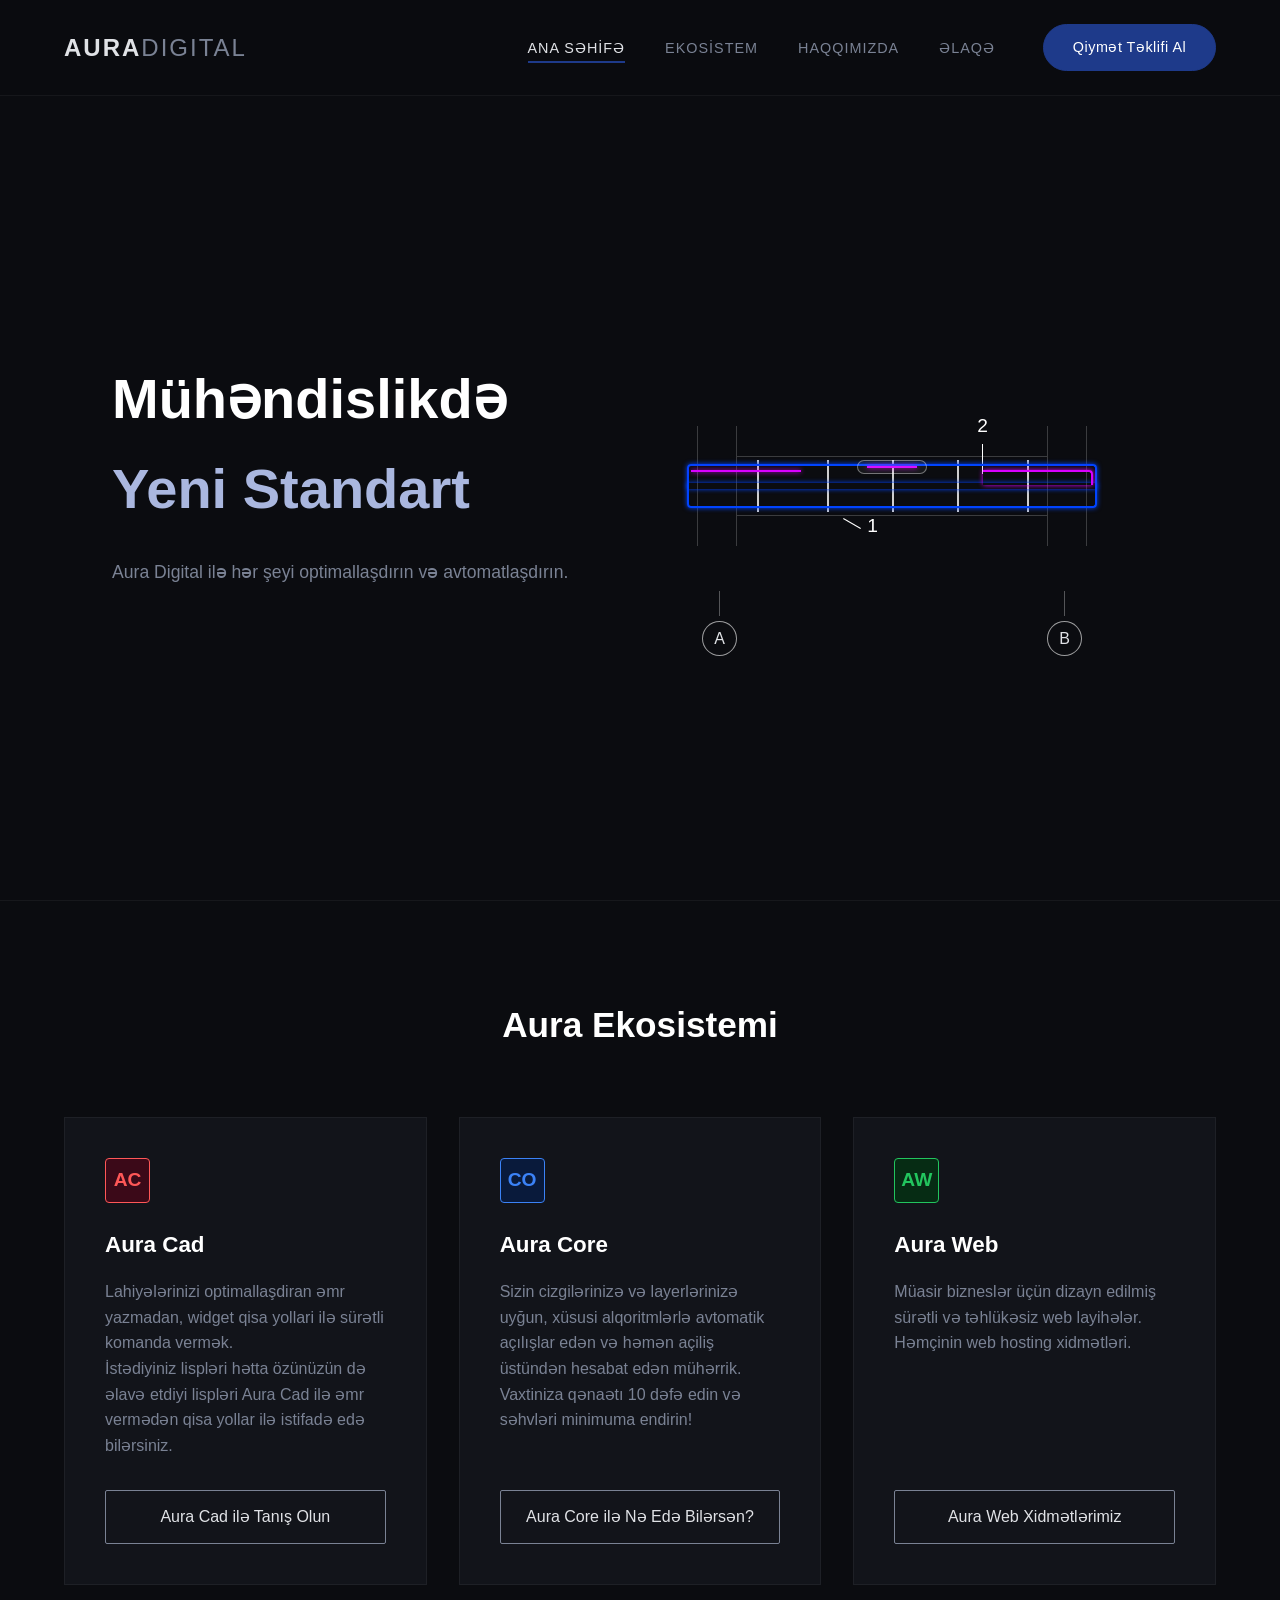
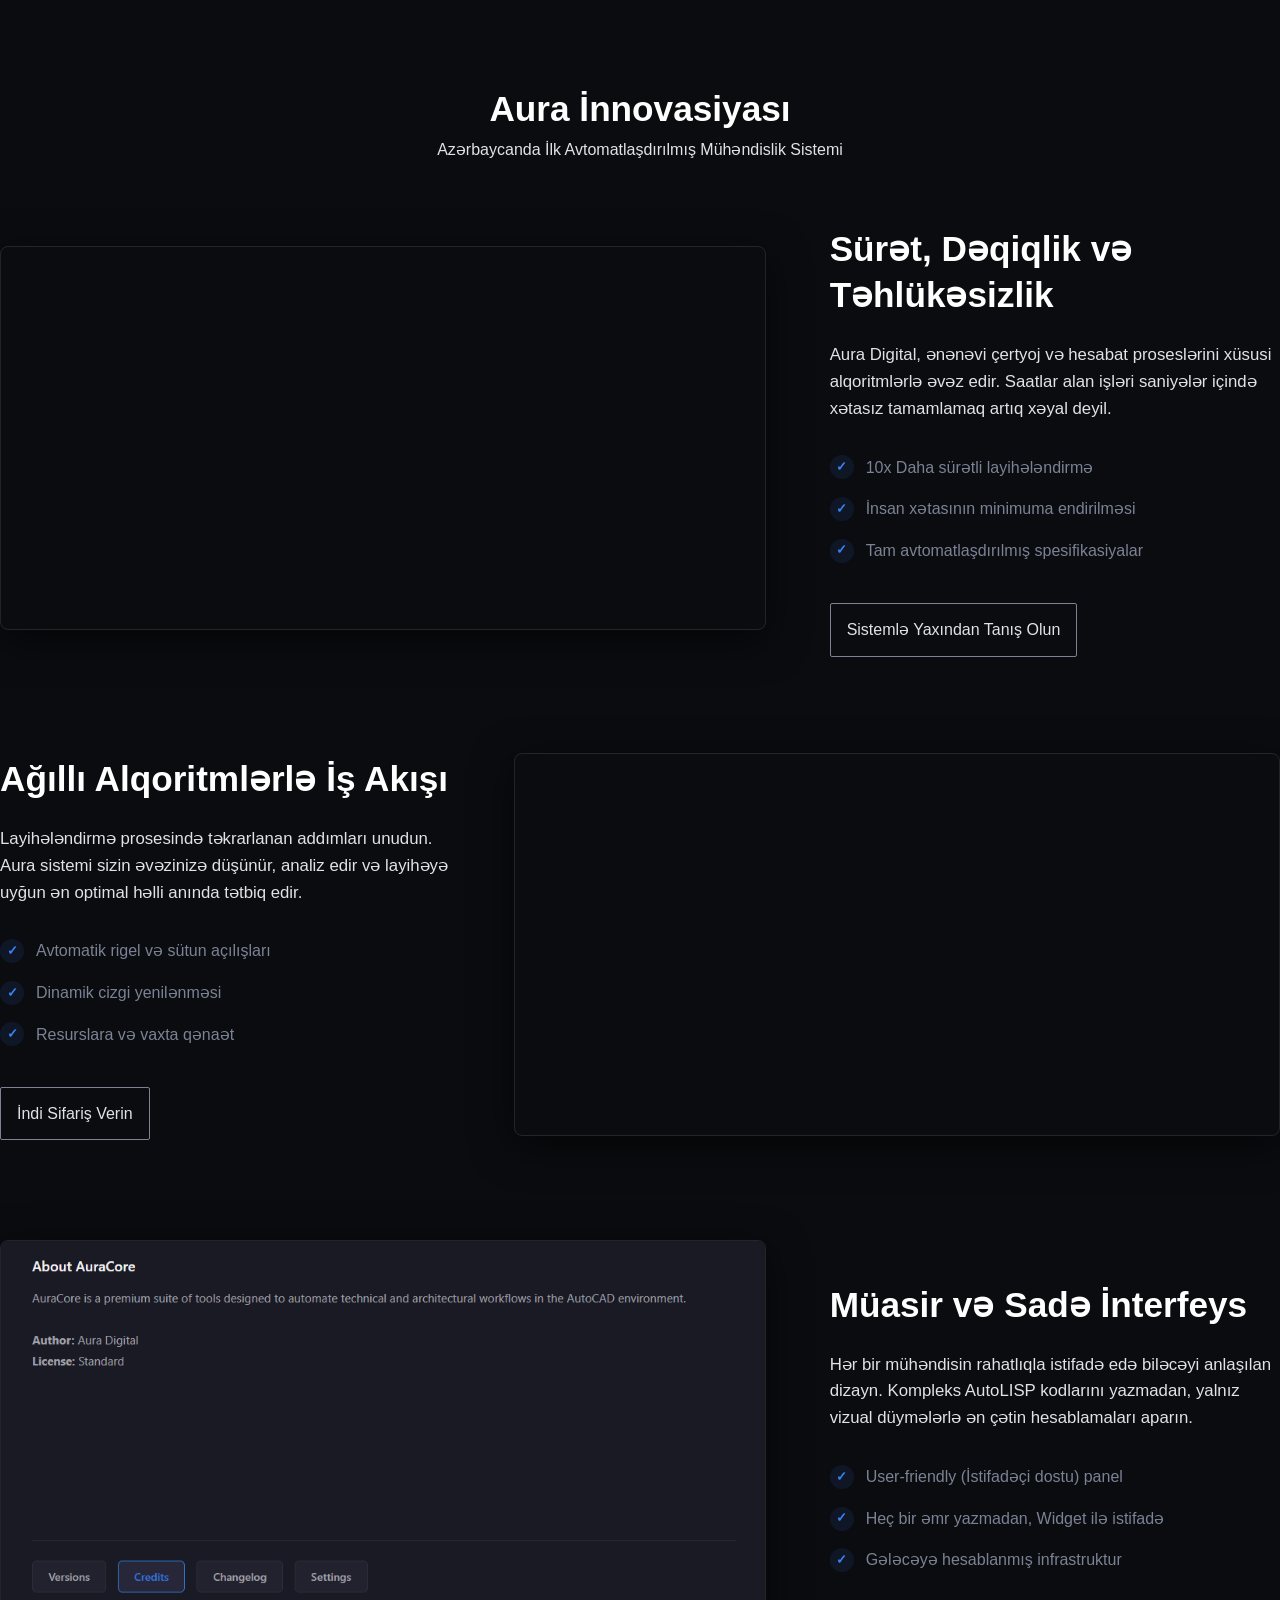
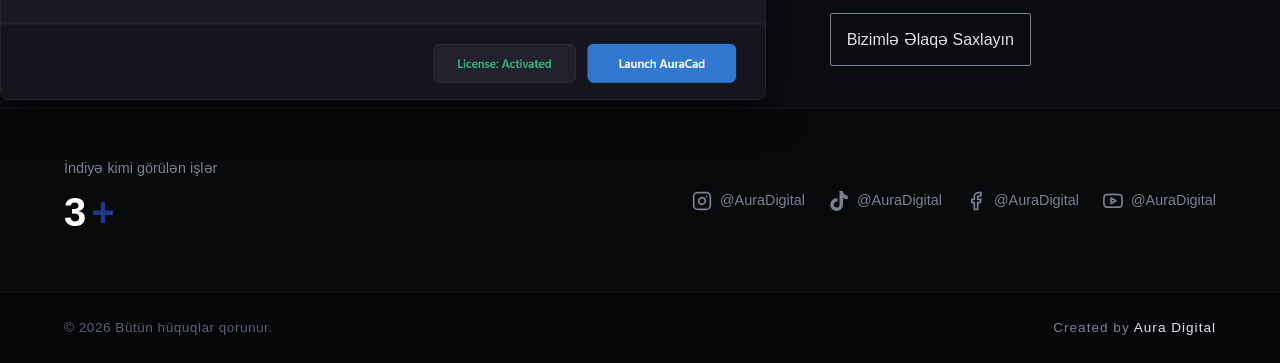
<file: index.html>
<!DOCTYPE html>
<html lang="az">

<head>
    <meta charset="UTF-8">
    <meta name="viewport" content="width=device-width, initial-scale=1.0">
    <title>Aura Digital | Ana Səhifə</title>
    <link rel="icon" type="image/png" href="assets/Title_logo.png">
    <link rel="stylesheet" href="style.css">
    <script src="script.js" defer></script>
</head>

<body>
    <header class="navbar">
        <div class="logo">AURA<span>DIGITAL</span></div>
        <nav>
            <ul class="nav-links">
                <!-- Ana səhifə daxilindəki keçidlər üçün # istifadə olunur -->
                <li class="active"><a href="#hero">Ana Səhifə</a></li>
                <li><a href="#ecosystem">Ekosistem</a></li>
                <li><a href="haqqimizda.html">Haqqımızda</a></li>
                <li><a href="elaqe.html">Əlaqə</a></li>
            </ul>
        </nav>
        <!-- Ən sağdakı yeni oval düymə -->
        <a href="teklif.html" class="btn-quote">Qiymət Təklifi Al</a>
    </header>

    <section id="hero" class="hero-section">
        <div class="floating-elements-container">
            <!-- Gelecek Aura digital app lerin logolari ucun -->
            <div class="float-item type-auradigital-1">
                <img src="assets/Aura Cad.png" alt="AuraCad" style="width: 50px; height: auto; opacity: 0.6;">
            </div>
            <div class="float-item type-auradigital-2">
                <img src="assets/Aura Core.png" alt="AuraCore" style="width: 70px; height: auto; opacity: 0.5;">
            </div>

            <!-- PDF Elementləri (2 ədəd) -->
            <div class="float-item type-pdf-1">
                <img src="assets/pdf_1.png" alt="PDF" style="width: 100px; height: auto; opacity: 0.6;">
            </div>
            <div class="float-item type-pdf-2">
                <img src="assets/pdf_2.png" alt="PDF" style="width: 70px; height: auto; opacity: 0.4;">
            </div>

            <!-- DWG Elementləri (2 ədəd) -->
            <div class="float-item type-dwg-1">
                <img src="assets/dwg_1.png" alt="DWG" style="width: 110px; height: auto; opacity: 0.5;">
            </div>
            <div class="float-item type-dwg-2">
                <img src="assets/dwg_2.png" alt="DWG" style="width: 80px; height: auto; opacity: 0.3;">
            </div>

            <!-- Other Elementləri (5 ədəd) -->
            <div class="float-item type-other-1">
                <img src="assets/other_1.png" alt="Other" style="width: 60px; height: auto; opacity: 0.4;">
            </div>
            <div class="float-item type-other-2">
                <img src="assets/other_2.png" alt="Other" style="width: 50px; height: auto; opacity: 0.4;">
            </div>
            <div class="float-item type-other-3">
                <img src="assets/other_3.png" alt="Other" style="width: 50px; height: auto; opacity: 0.4;">
            </div>
            <div class="float-item type-other-4">
                <img src="assets/other_4.png" alt="Other" style="width: 50px; height: auto; opacity: 0.4;">
            </div>
            <div class="float-item type-other-5">
                <img src="assets/other_5.png" alt="Other" style="width: 50px; height: auto; opacity: 0.4;">
            </div>

            <!-- Diger yazilar -->
            <div class="float-item type-text type-text-1">KONSTRUKSİYA</div>
            <div class="float-item type-text type-text-2">DWG</div>
            <div class="float-item type-text type-text-3">AURACAD</div>
            <div class="float-item type-text type-text-4">PDF</div>
        </div>

        <div class="hero-content">
            <div class="hero-text">
<h1>Mühəndislikdə <br><span style="color: #aab7df;">Yeni Standart</span></h1>
                <p>Aura Digital ilə hər şeyi optimallaşdırın və avtomatlaşdırın.</p>
            </div>
        </div>

        <div class="hero-visual">
            <!-- İnteraktiv 3D Rigel Qutusu -->
            <div class="interactive-rigel-container">

                <!-- QAT 1: Beton Konturları və Oxlar (Sütun + Rigel gövdəsi) -->
                <div class="rigel-layer layer-concrete">
                    <div class="column col-left"></div>
                    <div class="column col-right"></div>
                    <div class="beam-body"></div>
                    <div class="axis-group">
                        <div class="axis">
                            <div class="axis-line"></div><span>A</span></div>
                        <div class="axis">
                            <div class="axis-line"></div><span>B</span></div>
                    </div>
                </div>

                <!-- QAT 2: Xamutlar və İşarələr -->
                <div class="rigel-layer layer-stirrups">
                    <div class="stirrup s1"></div>
                    <div class="stirrup s2"></div>
                    <div class="stirrup s3"></div>
                    <div class="stirrup s4"></div>
                    <div class="stirrup s5"></div>
                    <div class="callout c-1">
                        <div class="callout-line"></div>
                        <span>1</span>
                    </div>
                    <div class="callout c-2">
                        <span>2</span>
                        <div class="callout-line-bottom"></div>
                    </div>
                </div>

                <!-- QAT 3: Göy Əsas Armaturlar (Kənarları qıvrılmış) -->
                <div class="rigel-layer layer-rebars-main">
                    <div class="rebar blue-main top-main"></div>
                    <div class="rebar blue-main bottom-main"></div>
                </div>

                <!-- QAT 4: Bənövşəyi Əlavə Armaturlar (Ən üstdə uçan) -->
                <div class="rigel-layer layer-rebars-extra">
                    <div class="rebar purple-extra extra-left"></div>
                    <div class="rebar purple-extra extra-mid">
                        <div class="capsule"></div>
                    </div>
                    <div class="rebar purple-extra extra-right"></div>
                </div>

            </div>
        </div>
    </section>

<section id="ecosystem" class="products-section">
        <div class="section-header">
            <h2>Aura Ekosistemi</h2>
        </div>

        <div class="cards-grid">
            <div class="product-card">
                <div class="logo-box logo-ac">AC</div>
                <h3>Aura Cad</h3>
                <p>Lahiyələrinizi optimallaşdiran əmr yazmadan, widget qisa yollari ilə sürətli komanda vermək.
                    <br>İstədiyiniz lispləri hətta özünüzün də əlavə etdiyi lispləri Aura Cad ilə əmr vermədən qisa yollar ilə istifadə edə bilərsiniz.</p>
                <a href="auracad.html" class="card-btn">Aura Cad ilə Tanış Olun</a>
            </div>

            <div class="product-card">
                <div class="logo-box logo-co">CO</div>
                <h3>Aura Core</h3>
                <p>Sizin cizgilərinizə və layerlərinizə uyğun, xüsusi alqoritmlərlə avtomatik açılışlar edən və həmən açiliş üstündən hesabat edən mühərrik.
                    <br>Vaxtiniza qənaətı 10 dəfə edin və səhvləri minimuma endirin!</p>
                <a href="auracore.html" class="card-btn">Aura Core ilə Nə Edə Bilərsən?</a>
            </div>

            <div class="product-card">
                <div class="logo-box logo-aw">AW</div>
                <h3>Aura Web</h3>
                <p>Müasir bizneslər üçün dizayn edilmiş sürətli və təhlükəsiz web layihələr.
                    <br>Həmçinin web hosting xidmətləri.</p>
                <a href="#" class="card-btn">Aura Web Xidmətlərimiz</a>
            </div>
        </div>
    </section>

<!-- ========================================== -->
    <!-- AURA İNNOVASİYASI (Video Reklam Bölməsi) -->
    <!-- ========================================== -->
    <section id="showcase" class="showcase-section">
        <div class="section-header">
            <h2>Aura İnnovasiyası</h2>
            <p>Azərbaycanda İlk Avtomatlaşdırılmış Mühəndislik Sistemi</p>
        </div>

        <!-- 1. BLOK: Video Solda, Yazı Sağda -->
        <div class="showcase-container">
            <div class="showcase-media">
                <video class="aura-promo-video" autoplay loop muted playsinline>
                    <source src="assets/AuraDigital.mp4" type="video/mp4">
                    Sizin brauzeriniz video teqini dəstəkləmir.
                </video>
            </div>
            <div class="showcase-content">
                <h3>Sürət, Dəqiqlik və Təhlükəsizlik</h3>
                <p>Aura Digital, ənənəvi çertyoj və hesabat proseslərini xüsusi alqoritmlərlə əvəz edir. Saatlar alan işləri saniyələr içində xətasız tamamlamaq artıq xəyal deyil.</p>
                <ul class="showcase-features">
                    <li>10x Daha sürətli layihələndirmə</li>
                    <li>İnsan xətasının minimuma endirilməsi</li>
                    <li>Tam avtomatlaşdırılmış spesifikasiyalar</li>
                </ul>
                <a href="teklif.html" class="card-btn">Sistemlə Yaxından Tanış Olun</a>
            </div>
        </div>

        <!-- 2. BLOK: Yazı Solda, Video Sağda (.reverse-row klassı ilə yerləri dəyişir) -->
        <div class="showcase-container reverse-row">
            <div class="showcase-media">
                <!-- Gələcəkdə bura başqa bir Aura videosu (məsələn AuraCad.mp4) qoya bilərsən -->
                <video class="aura-promo-video" autoplay loop muted playsinline>
                    <source src="assets/AuraCore Full Video _1.mp4" type="video/mp4">
                    Sizin brauzeriniz video teqini dəstəkləmir.
                </video>
            </div>
            <div class="showcase-content">
                <h3>Ağıllı Alqoritmlərlə İş Akışı</h3>
                <p>Layihələndirmə prosesində təkrarlanan addımları unudun. Aura sistemi sizin əvəzinizə düşünür, analiz edir və layihəyə uyğun ən optimal həlli anında tətbiq edir.</p>
                <ul class="showcase-features">
                    <li>Avtomatik rigel və sütun açılışları</li>
                    <li>Dinamik cizgi yenilənməsi</li>
                    <li>Resurslara və vaxta qənaət</li>
                </ul>
                <a href="teklif.html" class="card-btn">İndi Sifariş Verin</a>
            </div>
        </div>

        <!-- 3. BLOK: Şəkil Solda, Yazı Sağda -->
        <div class="showcase-container">
            <div class="showcase-media">
                <!-- Şəkil üçün img teqi istifadə edirik -->
                <img src="assets/interface_1.png" alt="Aura Interface" class="aura-promo-image">
            </div>
            <div class="showcase-content">
                <h3>Müasir və Sadə İnterfeys</h3>
                <p>Hər bir mühəndisin rahatlıqla istifadə edə biləcəyi anlaşılan dizayn. Kompleks AutoLISP kodlarını yazmadan, yalnız vizual düymələrlə ən çətin hesablamaları aparın.</p>
                <ul class="showcase-features">
                    <li>User-friendly (İstifadəçi dostu) panel</li>
                    <li>Heç bir əmr yazmadan, Widget ilə istifadə</li>
                    <li>Gələcəyə hesablanmış infrastruktur</li>
                </ul>
                <a href="teklif.html" class="card-btn">Bizimlə Əlaqə Saxlayın</a>
            </div>
        </div>
    </section>

    <footer class="site-footer">
        <div class="stats">
            <h4>İndiyə kimi görülən işlər</h4>
            <div class="counter-wrap">
                <span id="work-counter" data-target="7">0</span><span style="color: #1e3a8a;">+</span>
            </div>
        </div>
        <div class="social-links">
            <a href="#" class="social-item">
                <span class="social-icon">
                    <!-- Instagram Logo -->
                    <svg viewBox="0 0 24 24"><path d="M16 11.37A4 4 0 1 1 12.63 8 4 4 0 0 1 16 11.37z"></path><rect x="2" y="2" width="20" height="20" rx="5" ry="5"></rect><line x1="17.5" y1="6.5" x2="17.51" y2="6.5"></line></svg>
                </span> @AuraDigital
            </a>
            <a href="#" class="social-item">
                <span class="social-icon">
                    <!-- TikTok Logo -->
                    <svg viewBox="0 0 448 512"><path d="M448,209.91a210.06,210.06,0,0,1-122.77-39.25V349.38A162.55,162.55,0,1,1,185,188.31V278.2a74.62,74.62,0,1,0,52.23,71.18V0l88,0a121.18,121.18,0,0,0,1.86,22.17h0A122.18,122.18,0,0,0,381,102.39a121.43,121.43,0,0,0,67,20.14Z"/></svg>
                </span> @AuraDigital
            </a>
            <a href="#" class="social-item">
                <span class="social-icon">
                    <!-- Facebook Logo -->
                    <svg viewBox="0 0 24 24"><path d="M18 2h-3a5 5 0 0 0-5 5v3H7v4h3v8h4v-8h3l1-4h-4V7a1 1 0 0 1 1-1h3z"></path></svg>
                </span> @AuraDigital
            </a>
            <a href="#" class="social-item">
                <span class="social-icon">
                    <!-- YouTube Logo -->
                    <svg viewBox="0 0 24 24"><path d="M22.54 6.42a2.78 2.78 0 0 0-1.94-2C18.88 4 12 4 12 4s-6.88 0-8.6.46a2.78 2.78 0 0 0-1.94 2A29 29 0 0 0 1 11.75a29 29 0 0 0 .46 5.33 2.78 2.78 0 0 0 1.94 2c1.72.46 8.6.46 8.6.46s6.88 0 8.6-.46a2.78 2.78 0 0 0 1.94-2 29 29 0 0 0 .46-5.33 29 29 0 0 0-.46-5.33z"></path><polygon points="9.75 15.02 15.5 11.75 9.75 8.48 9.75 15.02"></polygon></svg>
                </span> @AuraDigital
            </a>
        </div>
    </footer>
    <!-- Yeni Copyright Zolağı -->
    <div class="copyright-bar">
        <div class="copyright-left">
            © 2026 Bütün hüquqlar qorunur.
        </div>
        <div class="copyright-right">
            Created by <span>Aura Digital</span>
        </div>
    </div>



</body>

</html>
</file>
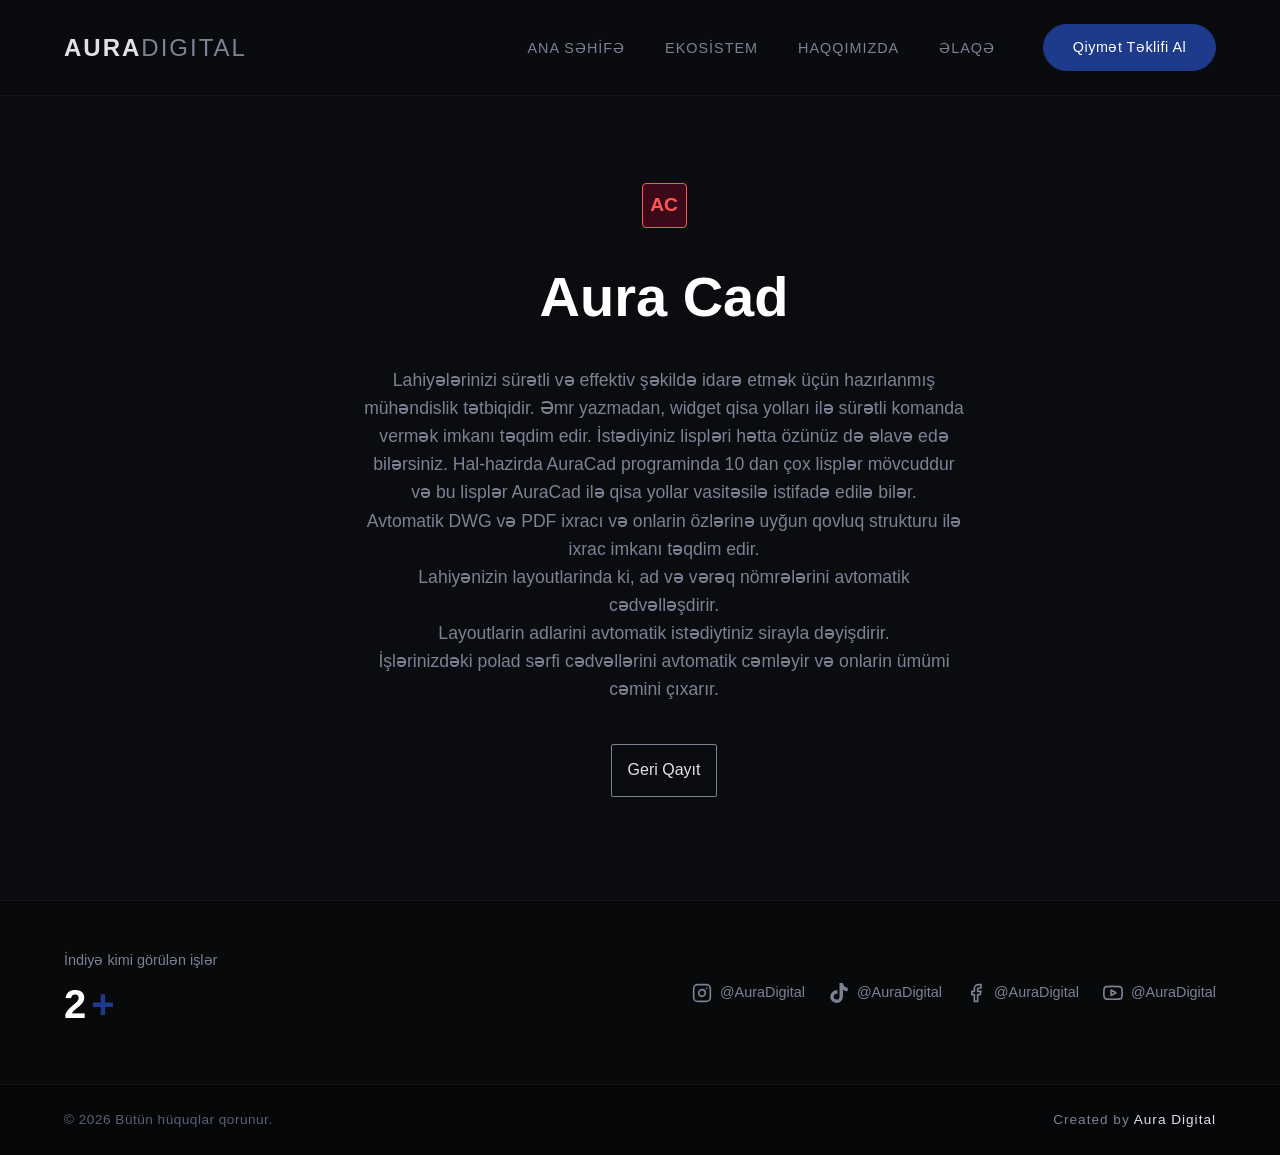
<file: auracad.html>
<!DOCTYPE html>
<html lang="az">

<head>
    <meta charset="UTF-8">
    <meta name="viewport" content="width=device-width, initial-scale=1.0">
    <title>AuraCad | Aura Digital</title>
    <link rel="icon" type="image/png" href="assets/Title_logo.png">
    <link rel="stylesheet" href="style.css">
    <script src="script.js" defer></script>
</head>

<body>
    <header class="navbar">
        <div class="logo">AURA<span>DIGITAL</span></div>
        <nav>
            <ul class="nav-links">
                <li><a href="index.html#hero">Ana Səhifə</a></li>
                <li><a href="index.html#ecosystem">Ekosistem</a></li>
                <li><a href="haqqimizda.html">Haqqımızda</a></li>
                <li><a href="elaqe.html">Əlaqə</a></li>
            </ul>
        </nav>
        <a href="teklif.html" class="btn-quote">Qiymət Təklifi Al</a>
    </header>

    <section class="hero-section hero-center">
        <div class="hero-content">
            <div class="logo-box logo-ac logo-large">AC</div>
            <div class="hero-text">
                <h1>Aura Cad</h1>
                <p>Lahiyələrinizi sürətli və effektiv şəkildə idarə etmək üçün hazırlanmış mühəndislik tətbiqidir. Əmr yazmadan, widget qisa yolları ilə sürətli komanda vermək imkanı təqdim edir. İstədiyiniz lispləri hətta özünüz də əlavə edə bilərsiniz.
                    Hal-hazirda AuraCad programinda 10 dan çox lisplər mövcuddur və bu lisplər AuraCad ilə qisa yollar vasitəsilə istifadə edilə bilər.
                    <br> Avtomatik DWG və PDF ixracı və onlarin özlərinə uyğun qovluq strukturu ilə ixrac imkanı təqdim edir.
                    <br> Lahiyənizin layoutlarinda ki, ad və vərəq nömrələrini avtomatik cədvəlləşdirir.
                    <br> Layoutlarin adlarini avtomatik istədiytiniz sirayla dəyişdirir.
                    <br> İşlərinizdəki polad sərfi cədvəllərini avtomatik cəmləyir və onlarin ümümi cəmini çıxarır.
                </p>
                </p>
                <a href="index.html#ecosystem" class="card-btn">Geri Qayıt</a>
            </div>
        </div>
    </section>

    <!-- Ana səhifədəki ilə eyni Footer -->
    <footer class="site-footer">
        <div class="stats">
            <h4>İndiyə kimi görülən işlər</h4>
            <div class="counter-wrap">
                <span id="work-counter" data-target="7">0</span><span style="color: #1e3a8a;">+</span>
            </div>
        </div>
        <div class="social-links">
            <a href="#" class="social-item">
                <span class="social-icon">
                    <svg viewBox="0 0 24 24"><path d="M16 11.37A4 4 0 1 1 12.63 8 4 4 0 0 1 16 11.37z"></path><rect x="2" y="2" width="20" height="20" rx="5" ry="5"></rect><line x1="17.5" y1="6.5" x2="17.51" y2="6.5"></line></svg>
                </span> @AuraDigital
            </a>
            <a href="#" class="social-item">
                <span class="social-icon">
                    <svg viewBox="0 0 448 512"><path d="M448,209.91a210.06,210.06,0,0,1-122.77-39.25V349.38A162.55,162.55,0,1,1,185,188.31V278.2a74.62,74.62,0,1,0,52.23,71.18V0l88,0a121.18,121.18,0,0,0,1.86,22.17h0A122.18,122.18,0,0,0,381,102.39a121.43,121.43,0,0,0,67,20.14Z"/></svg>
                </span> @AuraDigital
            </a>
            <a href="#" class="social-item">
                <span class="social-icon">
                    <svg viewBox="0 0 24 24"><path d="M18 2h-3a5 5 0 0 0-5 5v3H7v4h3v8h4v-8h3l1-4h-4V7a1 1 0 0 1 1-1h3z"></path></svg>
                </span> @AuraDigital
            </a>
            <a href="#" class="social-item">
                <span class="social-icon">
                    <svg viewBox="0 0 24 24"><path d="M22.54 6.42a2.78 2.78 0 0 0-1.94-2C18.88 4 12 4 12 4s-6.88 0-8.6.46a2.78 2.78 0 0 0-1.94 2A29 29 0 0 0 1 11.75a29 29 0 0 0 .46 5.33 2.78 2.78 0 0 0 1.94 2c1.72.46 8.6.46 8.6.46s6.88 0 8.6-.46a2.78 2.78 0 0 0 1.94-2 29 29 0 0 0 .46-5.33 29 29 0 0 0-.46-5.33z"></path><polygon points="9.75 15.02 15.5 11.75 9.75 8.48 9.75 15.02"></polygon></svg>
                </span> @AuraDigital
            </a>
        </div>
    </footer>
    <!-- Yeni Copyright Zolağı -->
    <div class="copyright-bar">
        <div class="copyright-left">
            © 2026 Bütün hüquqlar qorunur.
        </div>
        <div class="copyright-right">
            Created by <span>Aura Digital</span>
        </div>
    </div>
</body>

</html>
</file>
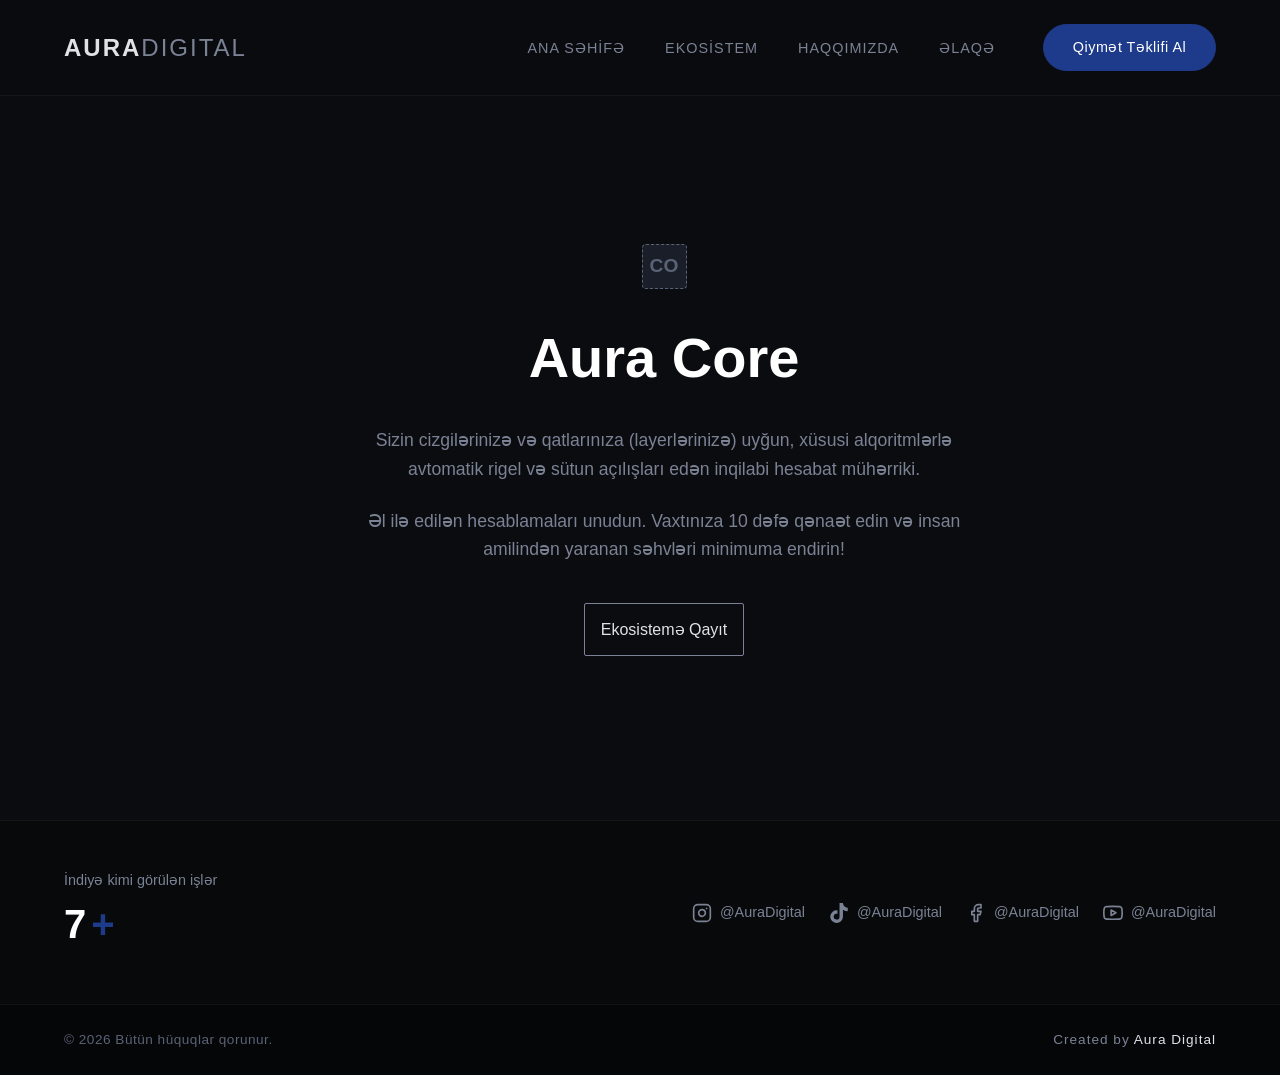
<file: auracore.html>
<!DOCTYPE html>
<html lang="az">

<head>
    <meta charset="UTF-8">
    <meta name="viewport" content="width=device-width, initial-scale=1.0">
    <title>Aura Core | Aura Digital</title>
    <link rel="icon" type="image/png" href="assets/Title_logo.png">
    <link rel="stylesheet" href="style.css">
    <script src="script.js" defer></script>
</head>

<body>
    <header class="navbar">
        <div class="logo">AURA<span>DIGITAL</span></div>
        <nav>
            <ul class="nav-links">
                <li><a href="index.html#hero">Ana Səhifə</a></li>
                <li><a href="index.html#ecosystem">Ekosistem</a></li>
                <li><a href="haqqimizda.html">Haqqımızda</a></li>
                <li><a href="elaqe.html">Əlaqə</a></li>
            </ul>
        </nav>
        <a href="teklif.html" class="btn-quote">Qiymət Təklifi Al</a>
    </header>

    <section class="hero-section hero-center" style="min-height: calc(100vh - 160px);">
        <div class="hero-content">
            <!-- Aura Core üçün Loqo -->
            <div class="logo-box logo-empty logo-large">CO</div>
            <div class="hero-text">
                <h1>Aura Core</h1>
                <p>Sizin cizgilərinizə və qatlarınıza (layerlərinizə) uyğun, xüsusi alqoritmlərlə avtomatik rigel və sütun açılışları edən inqilabi hesabat mühərriki.</p>

                <p style="margin-top: -1rem; margin-bottom: 2.5rem;">Əl ilə edilən hesablamaları unudun. Vaxtınıza 10 dəfə qənaət edin və insan amilindən yaranan səhvləri minimuma endirin!</p>

                <a href="index.html#ecosystem" class="card-btn">Ekosistemə Qayıt</a>
            </div>
        </div>
    </section>

    <footer class="site-footer">
        <div class="stats">
            <h4>İndiyə kimi görülən işlər</h4>
            <div class="counter-wrap">
                <span id="work-counter" data-target="7">0</span><span style="color: #1e3a8a;">+</span>
            </div>
        </div>
        <div class="social-links">
            <a href="#" class="social-item">
                <span class="social-icon">
                    <!-- Instagram Logo -->
                    <svg viewBox="0 0 24 24"><path d="M16 11.37A4 4 0 1 1 12.63 8 4 4 0 0 1 16 11.37z"></path><rect x="2" y="2" width="20" height="20" rx="5" ry="5"></rect><line x1="17.5" y1="6.5" x2="17.51" y2="6.5"></line></svg>
                </span> @AuraDigital
            </a>
            <a href="#" class="social-item">
                <span class="social-icon">
                    <!-- TikTok Logo -->
                    <svg viewBox="0 0 448 512"><path d="M448,209.91a210.06,210.06,0,0,1-122.77-39.25V349.38A162.55,162.55,0,1,1,185,188.31V278.2a74.62,74.62,0,1,0,52.23,71.18V0l88,0a121.18,121.18,0,0,0,1.86,22.17h0A122.18,122.18,0,0,0,381,102.39a121.43,121.43,0,0,0,67,20.14Z"/></svg>
                </span> @AuraDigital
            </a>
            <a href="#" class="social-item">
                <span class="social-icon">
                    <!-- Facebook Logo -->
                    <svg viewBox="0 0 24 24"><path d="M18 2h-3a5 5 0 0 0-5 5v3H7v4h3v8h4v-8h3l1-4h-4V7a1 1 0 0 1 1-1h3z"></path></svg>
                </span> @AuraDigital
            </a>
            <a href="#" class="social-item">
                <span class="social-icon">
                    <!-- YouTube Logo -->
                    <svg viewBox="0 0 24 24"><path d="M22.54 6.42a2.78 2.78 0 0 0-1.94-2C18.88 4 12 4 12 4s-6.88 0-8.6.46a2.78 2.78 0 0 0-1.94 2A29 29 0 0 0 1 11.75a29 29 0 0 0 .46 5.33 2.78 2.78 0 0 0 1.94 2c1.72.46 8.6.46 8.6.46s6.88 0 8.6-.46a2.78 2.78 0 0 0 1.94-2 29 29 0 0 0 .46-5.33 29 29 0 0 0-.46-5.33z"></path><polygon points="9.75 15.02 15.5 11.75 9.75 8.48 9.75 15.02"></polygon></svg>
                </span> @AuraDigital
            </a>
        </div>
    </footer>
    <!-- Yeni Copyright Zolağı -->
    <div class="copyright-bar">
        <div class="copyright-left">
            © 2026 Bütün hüquqlar qorunur.
        </div>
        <div class="copyright-right">
            Created by <span>Aura Digital</span>
        </div>
    </div>
</body>

</html>
</file>
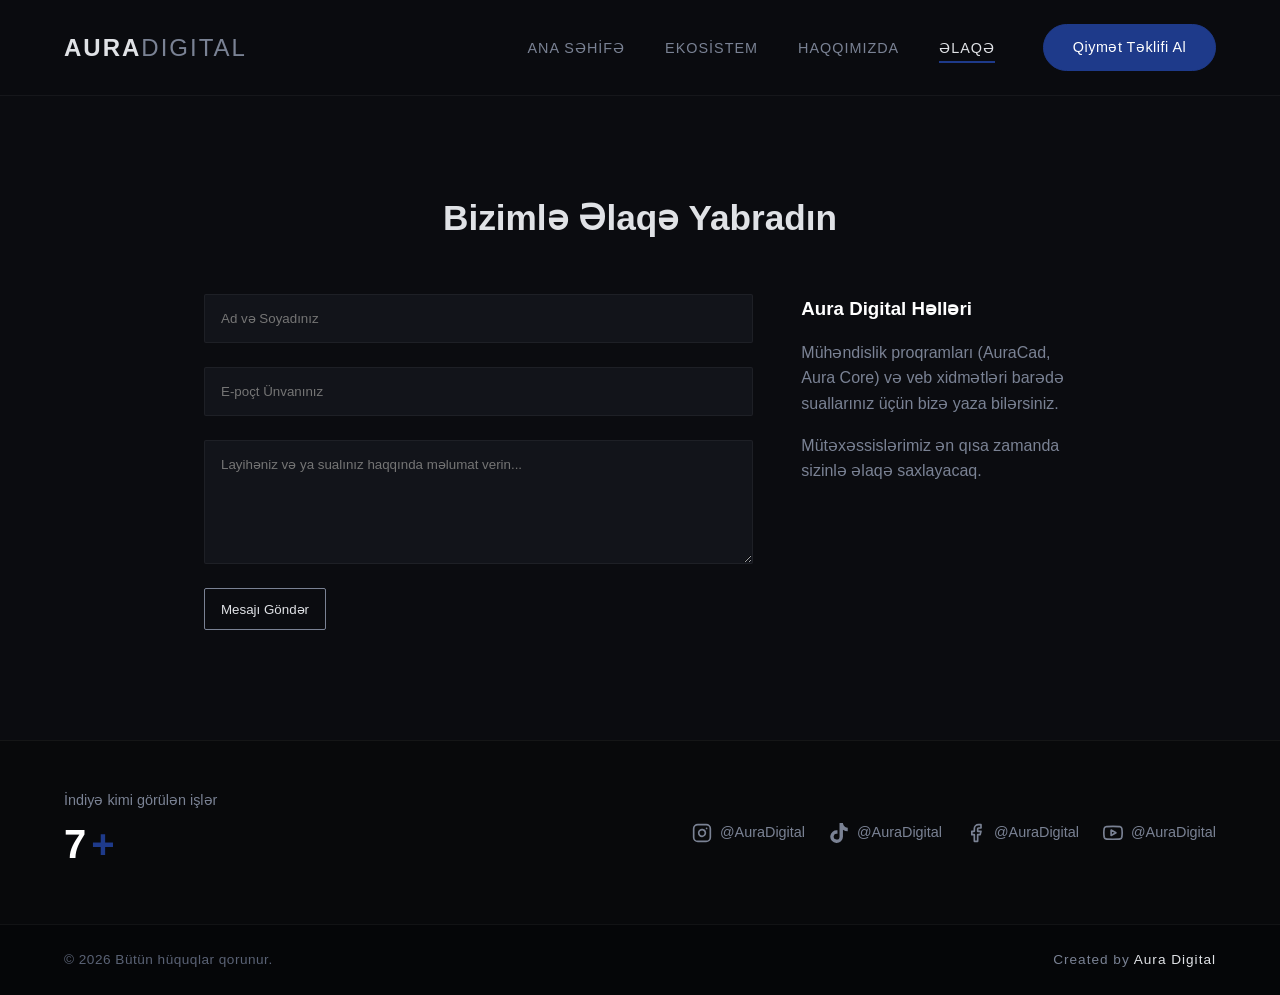
<file: elaqe.html>
<!DOCTYPE html>
<html lang="az">

<head>
    <meta charset="UTF-8">
    <meta name="viewport" content="width=device-width, initial-scale=1.0">
    <title>Əlaqə | Aura Digital</title>
    <link rel="icon" type="image/png" href="assets/Title_logo.png">
    <link rel="stylesheet" href="style.css">
    <script src="script.js" defer></script>
</head>

<body>
    <header class="navbar">
        <div class="logo">AURA<span>DIGITAL</span></div>
        <nav>
            <ul class="nav-links">
                <li><a href="index.html#hero">Ana Səhifə</a></li>
                <li><a href="index.html#ecosystem">Ekosistem</a></li>
                <li><a href="haqqimizda.html">Haqqımızda</a></li>
                <li class="active"><a href="elaqe.html">Əlaqə</a></li>
            </ul>
        </nav>
        <a href="teklif.html" class="btn-quote">Qiymət Təklifi Al</a>
    </header>

    <section class="contact-page-container">
        <h2>Bizimlə Əlaqə Yabradın</h2>
        <div class="contact-form-wrapper">
            <form class="contact-form">
                <input type="text" placeholder="Ad və Soyadınız" required>
                <input type="email" placeholder="E-poçt Ünvanınız" required>
                <textarea rows="6" placeholder="Layihəniz və ya sualınız haqqında məlumat verin..." required></textarea>
                <button type="button" class="card-btn" style="align-self: flex-start;">Mesajı Göndər</button>
            </form>

            <div class="contact-info">
                <h3>Aura Digital Həlləri</h3>
                <p>Mühəndislik proqramları (AuraCad, Aura Core) və veb xidmətləri barədə suallarınız üçün bizə yaza bilərsiniz.</p>
                <p>Mütəxəssislərimiz ən qısa zamanda sizinlə əlaqə saxlayacaq.</p>
            </div>
        </div>
    </section>

    <footer class="site-footer">
        <div class="stats">
            <h4>İndiyə kimi görülən işlər</h4>
            <div class="counter-wrap">
                <span id="work-counter" data-target="7">0</span><span style="color: #1e3a8a;">+</span>
            </div>
        </div>
        <div class="social-links">
            <a href="#" class="social-item">
                <span class="social-icon">
                    <svg viewBox="0 0 24 24"><path d="M16 11.37A4 4 0 1 1 12.63 8 4 4 0 0 1 16 11.37z"></path><rect x="2" y="2" width="20" height="20" rx="5" ry="5"></rect><line x1="17.5" y1="6.5" x2="17.51" y2="6.5"></line></svg>
                </span> @AuraDigital
            </a>
            <a href="#" class="social-item">
                <span class="social-icon">
                    <svg viewBox="0 0 448 512"><path d="M448,209.91a210.06,210.06,0,0,1-122.77-39.25V349.38A162.55,162.55,0,1,1,185,188.31V278.2a74.62,74.62,0,1,0,52.23,71.18V0l88,0a121.18,121.18,0,0,0,1.86,22.17h0A122.18,122.18,0,0,0,381,102.39a121.43,121.43,0,0,0,67,20.14Z"/></svg>
                </span> @AuraDigital
            </a>
            <a href="#" class="social-item">
                <span class="social-icon">
                    <svg viewBox="0 0 24 24"><path d="M18 2h-3a5 5 0 0 0-5 5v3H7v4h3v8h4v-8h3l1-4h-4V7a1 1 0 0 1 1-1h3z"></path></svg>
                </span> @AuraDigital
            </a>
            <a href="#" class="social-item">
                <span class="social-icon">
                    <svg viewBox="0 0 24 24"><path d="M22.54 6.42a2.78 2.78 0 0 0-1.94-2C18.88 4 12 4 12 4s-6.88 0-8.6.46a2.78 2.78 0 0 0-1.94 2A29 29 0 0 0 1 11.75a29 29 0 0 0 .46 5.33 2.78 2.78 0 0 0 1.94 2c1.72.46 8.6.46 8.6.46s6.88 0 8.6-.46a2.78 2.78 0 0 0 1.94-2 29 29 0 0 0 .46-5.33 29 29 0 0 0-.46-5.33z"></path><polygon points="9.75 15.02 15.5 11.75 9.75 8.48 9.75 15.02"></polygon></svg>
                </span> @AuraDigital
            </a>
        </div>
    </footer>
    <!-- Yeni Copyright Zolağı -->
    <div class="copyright-bar">
        <div class="copyright-left">
            © 2026 Bütün hüquqlar qorunur.
        </div>
        <div class="copyright-right">
            Created by <span>Aura Digital</span>
        </div>
    </div>
</body>

</html>
</file>
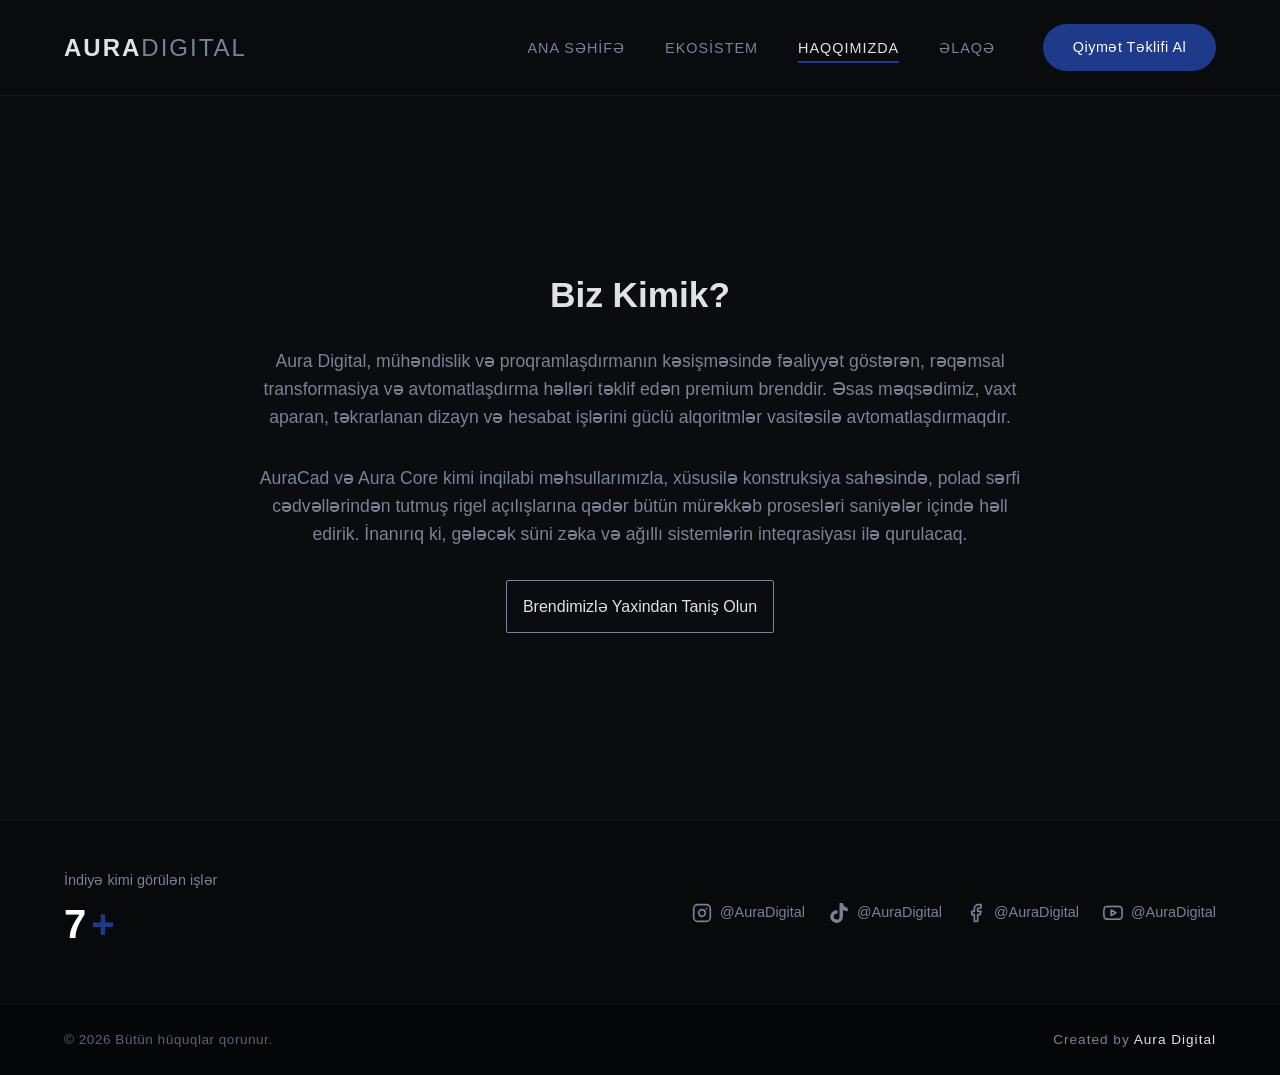
<file: haqqimizda.html>
<!DOCTYPE html>
<html lang="az">

<head>
    <meta charset="UTF-8">
    <meta name="viewport" content="width=device-width, initial-scale=1.0">
    <title>Haqqımızda | Aura Digital</title>
    <link rel="stylesheet" href="style.css">
    <link rel="icon" type="image/png" href="assets/Title_logo.png">
    <script src="script.js" defer></script>
</head>

<body>
    <header class="navbar">
        <div class="logo">AURA<span>DIGITAL</span></div>
        <nav>
            <ul class="nav-links">
                <li><a href="index.html#hero">Ana Səhifə</a></li>
                <li><a href="index.html#ecosystem">Ekosistem</a></li>
                <li class="active"><a href="haqqimizda.html">Haqqımızda</a></li>
                <li><a href="elaqe.html">Əlaqə</a></li>
            </ul>
        </nav>
        <a href="teklif.html" class="btn-quote">Qiymət Təklifi Al</a>
    </header>

    <!-- Style atributu ilə animasiya üçün sərhədlər verdik -->
    <section class="about-page-section" style="position: relative; overflow: hidden;">

        <!-- Yuxarıdan aşağı düşən uçan elementlər -->
        <div class="floating-elements-container">
            <div class="float-item fall-pdf">PDF Document</div>
            <div class="float-item fall-dwg">DWG Cizgi</div>
            <div class="float-item fall-rigel">Rigel Detalı</div>
        </div>

        <!-- Məzmunu ayrı bir div içərisinə aldıq ki, z-index ilə həmişə öndə qalsın -->
        <div class="about-content-wrapper">
            <h2>Biz Kimik?</h2>
            <p>Aura Digital, mühəndislik və proqramlaşdırmanın kəsişməsində fəaliyyət göstərən, rəqəmsal transformasiya və avtomatlaşdırma həlləri təklif edən premium brenddir. Əsas məqsədimiz, vaxt aparan, təkrarlanan dizayn və hesabat işlərini güclü alqoritmlər
                vasitəsilə avtomatlaşdırmaqdır.</p>

            <p>AuraCad və Aura Core kimi inqilabi məhsullarımızla, xüsusilə konstruksiya sahəsində, polad sərfi cədvəllərindən tutmuş rigel açılışlarına qədər bütün mürəkkəb prosesləri saniyələr içində həll edirik. İnanırıq ki, gələcək süni zəka və ağıllı
                sistemlərin inteqrasiyası ilə qurulacaq.</p>

            <div class="about-action">
                <a href="elaqe.html" class="card-btn">Brendimizlə Yaxindan Taniş Olun</a>
            </div>
        </div>
    </section>

    <footer class="site-footer">
        <div class="stats">
            <h4>İndiyə kimi görülən işlər</h4>
            <div class="counter-wrap">
                <span id="work-counter" data-target="7">0</span><span style="color: #1e3a8a;">+</span>
            </div>
        </div>
        <div class="social-links">
            <a href="#" class="social-item">
                <span class="social-icon">
                    <svg viewBox="0 0 24 24"><path d="M16 11.37A4 4 0 1 1 12.63 8 4 4 0 0 1 16 11.37z"></path><rect x="2" y="2" width="20" height="20" rx="5" ry="5"></rect><line x1="17.5" y1="6.5" x2="17.51" y2="6.5"></line></svg>
                </span> @AuraDigital
            </a>
            <a href="#" class="social-item">
                <span class="social-icon">
                    <svg viewBox="0 0 448 512"><path d="M448,209.91a210.06,210.06,0,0,1-122.77-39.25V349.38A162.55,162.55,0,1,1,185,188.31V278.2a74.62,74.62,0,1,0,52.23,71.18V0l88,0a121.18,121.18,0,0,0,1.86,22.17h0A122.18,122.18,0,0,0,381,102.39a121.43,121.43,0,0,0,67,20.14Z"/></svg>
                </span> @AuraDigital
            </a>
            <a href="#" class="social-item">
                <span class="social-icon">
                    <svg viewBox="0 0 24 24"><path d="M18 2h-3a5 5 0 0 0-5 5v3H7v4h3v8h4v-8h3l1-4h-4V7a1 1 0 0 1 1-1h3z"></path></svg>
                </span> @AuraDigital
            </a>
            <a href="#" class="social-item">
                <span class="social-icon">
                    <svg viewBox="0 0 24 24"><path d="M22.54 6.42a2.78 2.78 0 0 0-1.94-2C18.88 4 12 4 12 4s-6.88 0-8.6.46a2.78 2.78 0 0 0-1.94 2A29 29 0 0 0 1 11.75a29 29 0 0 0 .46 5.33 2.78 2.78 0 0 0 1.94 2c1.72.46 8.6.46 8.6.46s6.88 0 8.6-.46a2.78 2.78 0 0 0 1.94-2 29 29 0 0 0 .46-5.33 29 29 0 0 0-.46-5.33z"></path><polygon points="9.75 15.02 15.5 11.75 9.75 8.48 9.75 15.02"></polygon></svg>
                </span> @AuraDigital
            </a>
        </div>
    </footer>
    <!-- Yeni Copyright Zolağı -->
    <div class="copyright-bar">
        <div class="copyright-left">
            © 2026 Bütün hüquqlar qorunur.
        </div>
        <div class="copyright-right">
            Created by <span>Aura Digital</span>
        </div>
    </div>
</body>

</html>
</file>
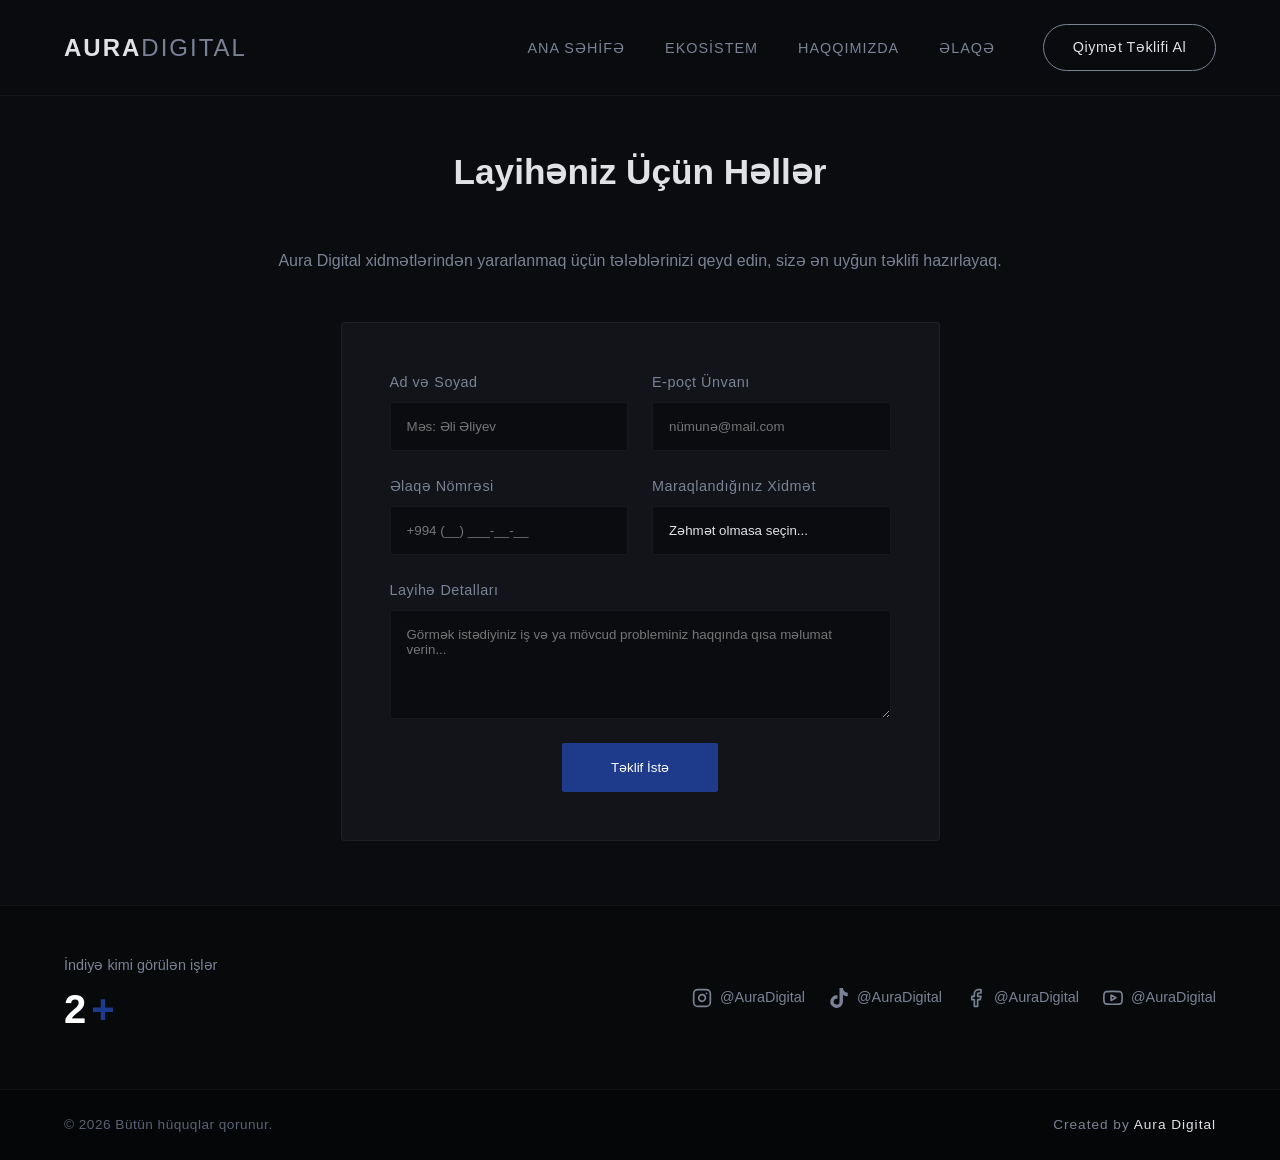
<file: teklif.html>
<!DOCTYPE html>
<html lang="az">

<head>
    <meta charset="UTF-8">
    <meta name="viewport" content="width=device-width, initial-scale=1.0">
    <title>Qiymət Təklifi Al | Aura Digital</title>
    <link rel="stylesheet" href="style.css">
    <link rel="icon" type="image/png" href="assets/Title_logo.png">
    <script src="script.js" defer></script>
    <style>
        /* Bu səhifəyə aid xüsusi form detalları */
        
        .quote-form {
            background: #12141a;
            padding: 3rem;
            border-radius: 4px;
            border: 1px solid rgba(255, 255, 255, 0.05);
            max-width: 800px;
            margin: 0 auto;
            display: flex;
            flex-direction: column;
            gap: 1.5rem;
        }
        
        .form-row {
            display: flex;
            gap: 1.5rem;
        }
        
        .form-group {
            flex: 1;
            display: flex;
            flex-direction: column;
            gap: 0.5rem;
        }
        
        .form-group label {
            font-size: 0.9rem;
            color: #7a8294;
            letter-spacing: 0.5px;
        }
        
        .quote-form input,
        .quote-form select,
        .quote-form textarea {
            width: 100%;
            padding: 1rem;
            background: #0b0c10;
            border: 1px solid rgba(255, 255, 255, 0.05);
            color: #e0e2e6;
            border-radius: 2px;
            outline: none;
            font-family: inherit;
            transition: border-color 0.3s;
        }
        
        .quote-form input:focus,
        .quote-form select:focus,
        .quote-form textarea:focus {
            border-color: #1e3a8a;
        }
        /* Select oxunu xüsusi rəngləmək üçün */
        
        .quote-form select {
            appearance: none;
            cursor: pointer;
        }
        
        @media (max-width: 600px) {
            .form-row {
                flex-direction: column;
            }
        }
    </style>
</head>

<body>
    <!-- Header -->
    <header class="navbar">
        <div class="logo">AURA<span>DIGITAL</span></div>
        <nav>
            <ul class="nav-links">
                <li><a href="index.html#hero">Ana Səhifə</a></li>
                <li><a href="index.html#ecosystem">Ekosistem</a></li>
                <li><a href="haqqimizda.html">Haqqımızda</a></li>
                <li><a href="elaqe.html">Əlaqə</a></li>
            </ul>
        </nav>
        <a href="teklif.html" class="btn-quote" style="background-color: transparent; border-color: #7a8294; color: #e0e2e6;">Qiymət Təklifi Al</a>
    </header>

    <!-- Təklif Forması Bölməsi -->
    <section class="contact-page-container" style="min-height: calc(100vh - 80px);">
        <div style="text-align: center; margin-bottom: 3rem;">
            <h2>Layihəniz Üçün Həllər</h2>
            <p style="color: #7a8294;">Aura Digital xidmətlərindən yararlanmaq üçün tələblərinizi qeyd edin, sizə ən uyğun təklifi hazırlayaq.</p>
        </div>

        <form class="quote-form">
            <div class="form-row">
                <div class="form-group">
                    <label for="name">Ad və Soyad</label>
                    <input type="text" id="name" placeholder="Məs: Əli Əliyev" required>
                </div>
                <div class="form-group">
                    <label for="email">E-poçt Ünvanı</label>
                    <input type="email" id="email" placeholder="nümunə@mail.com" required>
                </div>
            </div>

            <div class="form-row">
                <div class="form-group">
                    <label for="phone">Əlaqə Nömrəsi</label>
                    <input type="tel" id="phone" placeholder="+994 (__) ___-__-__" required>
                </div>
                <div class="form-group">
                    <label for="service">Maraqlandığınız Xidmət</label>
                    <select id="service" required>
                        <option value="" disabled selected>Zəhmət olmasa seçin...</option>
                        <option value="auracad">AuraCad (Avtomatlaşdırma və LISP)</option>
                        <option value="auracore">Aura Core (Avtomatik Açılış və Hesabat)</option>
                        <option value="auraweb">Aura Web (Vebsayt və Hostinq)</option>
                        <option value="other">Digər Mühəndislik Həlləri</option>
                    </select>
                </div>
            </div>

            <div class="form-group">
                <label for="details">Layihə Detalları</label>
                <textarea id="details" rows="5" placeholder="Görmək istədiyiniz iş və ya mövcud probleminiz haqqında qısa məlumat verin..." required></textarea>
            </div>

            <button type="button" class="card-btn" style="align-self: center; padding: 1rem 3rem; background-color: #1e3a8a; border-color: #1e3a8a; color: #fff;">Təklif İstə</button>
        </form>
    </section>

    <!-- Footer və Copyright -->
    <footer class="site-footer">
        <div class="stats">
            <h4>İndiyə kimi görülən işlər</h4>
            <div class="counter-wrap">
                <span id="work-counter" data-target="7">0</span><span style="color: #1e3a8a;">+</span>
            </div>
        </div>
        <div class="social-links">
            <a href="#" class="social-item">
                <span class="social-icon">
                    <svg viewBox="0 0 24 24"><path d="M16 11.37A4 4 0 1 1 12.63 8 4 4 0 0 1 16 11.37z"></path><rect x="2" y="2" width="20" height="20" rx="5" ry="5"></rect><line x1="17.5" y1="6.5" x2="17.51" y2="6.5"></line></svg>
                </span> @AuraDigital
            </a>
            <a href="#" class="social-item">
                <span class="social-icon">
                    <svg viewBox="0 0 448 512"><path d="M448,209.91a210.06,210.06,0,0,1-122.77-39.25V349.38A162.55,162.55,0,1,1,185,188.31V278.2a74.62,74.62,0,1,0,52.23,71.18V0l88,0a121.18,121.18,0,0,0,1.86,22.17h0A122.18,122.18,0,0,0,381,102.39a121.43,121.43,0,0,0,67,20.14Z"/></svg>
                </span> @AuraDigital
            </a>
            <a href="#" class="social-item">
                <span class="social-icon">
                    <svg viewBox="0 0 24 24"><path d="M18 2h-3a5 5 0 0 0-5 5v3H7v4h3v8h4v-8h3l1-4h-4V7a1 1 0 0 1 1-1h3z"></path></svg>
                </span> @AuraDigital
            </a>
            <a href="#" class="social-item">
                <span class="social-icon">
                    <svg viewBox="0 0 24 24"><path d="M22.54 6.42a2.78 2.78 0 0 0-1.94-2C18.88 4 12 4 12 4s-6.88 0-8.6.46a2.78 2.78 0 0 0-1.94 2A29 29 0 0 0 1 11.75a29 29 0 0 0 .46 5.33 2.78 2.78 0 0 0 1.94 2c1.72.46 8.6.46 8.6.46s6.88 0 8.6-.46a2.78 2.78 0 0 0 1.94-2 29 29 0 0 0 .46-5.33 29 29 0 0 0-.46-5.33z"></path><polygon points="9.75 15.02 15.5 11.75 9.75 8.48 9.75 15.02"></polygon></svg>
                </span> @AuraDigital
            </a>
        </div>
    </footer>

    <div class="copyright-bar">
        <div class="copyright-left">
            © 2026 Bütün hüquqlar qorunur.
        </div>
        <div class="copyright-right">
            Created by <span>Aura Digital</span>
        </div>
    </div>
</body>

</html>
</file>
<file: style.css>
/* Əsas Sıfırlama */

* {
    margin: 0;
    padding: 0;
    box-sizing: border-box;
    font-family: 'Segoe UI', Roboto, Helvetica, Arial, sans-serif;
}

body {
    background-color: #0b0c10;
    color: #e0e2e6;
    line-height: 1.6;
    overflow-x: hidden;
    padding-top: 80px;
    user-select: none;
    /* Mətnlərin seçilməsini bloklayır */
}


/* Sabit Naviqasiya */


/* Menyunu düymədən aralı, sola doğru çəkmək üçün */

.navbar nav {
    flex-grow: 1;
    display: flex;
    justify-content: flex-end;
    padding-right: 3rem;
    /* Düymə ilə menyu arasındakı məsafə */
}


/* Oval "Qiymət Təklifi Al" düyməsi */

.btn-quote {
    background-color: #1e3a8a;
    color: #fff;
    padding: 0.7rem 1.8rem;
    border-radius: 50px;
    /* Tam oval (pill) forma */
    text-decoration: none;
    font-size: 0.9rem;
    font-weight: 500;
    letter-spacing: 0.5px;
    transition: all 0.3s ease;
    white-space: nowrap;
    /* Yazının iki sətrə bölünməməsi üçün */
    border: 1px solid #1e3a8a;
}

.btn-quote:hover {
    background-color: transparent;
    color: #e0e2e6;
    border-color: #7a8294;
}

.navbar {
    position: fixed;
    top: 0;
    left: 0;
    width: 100%;
    display: flex;
    justify-content: space-between;
    align-items: center;
    padding: 1.5rem 5%;
    background: rgba(11, 12, 16, 0.95);
    backdrop-filter: blur(10px);
    border-bottom: 1px solid rgba(255, 255, 255, 0.05);
    z-index: 1000;
}

.logo {
    font-size: 1.5rem;
    font-weight: 700;
    letter-spacing: 2px;
}

.logo span {
    font-weight: 300;
    color: #7a8294;
}

.nav-links {
    list-style: none;
    display: flex;
    gap: 2.5rem;
}

.nav-links li a {
    text-decoration: none;
    color: #7a8294;
    font-size: 0.9rem;
    text-transform: uppercase;
    letter-spacing: 1px;
    padding-bottom: 5px;
    transition: color 0.3s ease;
}

.nav-links li a:hover {
    color: #e0e2e6;
}


/* Aktiv Səhifə (Yalnız alt xətt) */

.nav-links li.active a {
    color: #e0e2e6;
    border-bottom: 2px solid #1e3a8a;
    /* Premium Tünd Göy xətt */
}


/* Hero Section & Floating Elements */

.hero-section {
    position: relative;
    display: flex;
    align-items: center;
    justify-content: space-between;
    min-height: calc(100vh - 80px);
    padding: 0 5%;
    overflow: hidden;
}


/* Mərkəzləşdirilmiş Hero (Məhsul səhifələri üçün) */

.hero-center {
    justify-content: center;
    text-align: center;
}

.hero-center .hero-content {
    display: flex;
    flex-direction: column;
    align-items: center;
}

.hero-content {
    position: relative;
    z-index: 2;
    max-width: 600px;
    margin-left: 3rem;
    /* MƏTNİ BİR AZ SAĞA ÇƏKMƏK ÜÇÜN */
}

.hero-text h1 {
    font-size: 3.5rem;
    color: #fff;
    margin-bottom: 1.5rem;
}

.hero-text p {
    font-size: 1.1rem;
    color: #7a8294;
    margin-bottom: 2.5rem;
}


/* --- ANA SƏHİFƏ ÜÇÜN YENİ UÇAN ELEMENTLƏR --- */

.floating-elements-container {
    position: absolute;
    top: 0;
    left: 0;
    width: 100%;
    height: 100%;
    pointer-events: none;
    z-index: 1;
}

.float-item {
    position: absolute;
    color: rgba(255, 255, 255, 0.05);
    font-size: 1.5rem;
    font-weight: bold;
    letter-spacing: 2px;
    opacity: 0;
    /* Animasiya başlayana qədər ekranda donub qalmaması üçün */
}


/* 3 Fərqli Uçuş Trayektoriyası */

@keyframes flyPath1 {
    0% {
        transform: translate(-15vw, 10vh) rotate(0deg);
        opacity: 0;
    }
    10% {
        opacity: 1;
    }
    90% {
        opacity: 1;
    }
    100% {
        transform: translate(110vw, -30vh) rotate(45deg);
        opacity: 0;
    }
    /* Yuxarı sağa kəskin qalxır */
}

@keyframes flyPath2 {
    0% {
        transform: translate(-10vw, 50vh) rotate(-10deg);
        opacity: 0;
    }
    10% {
        opacity: 1;
    }
    50% {
        transform: translate(50vw, 60vh) rotate(10deg);
    }
    /* Ortada bir az aşağı düşür (Dalğa) */
    90% {
        opacity: 1;
    }
    100% {
        transform: translate(110vw, 20vh) rotate(20deg);
        opacity: 0;
    }
    /* Yenidən yuxarı sağa */
}

@keyframes flyPath3 {
    0% {
        transform: translate(-10vw, 80vh) rotate(0deg);
        opacity: 0;
    }
    10% {
        opacity: 1;
    }
    90% {
        opacity: 1;
    }
    100% {
        transform: translate(110vw, -10vh) rotate(-30deg);
        opacity: 0;
    }
    /* Fırlanaraq düz sağa və azca yuxarı */
}


/* Elementlərin vaxtlarının və trayektoriyalarının təyini */


/* Aura Loqoları */

.type-auradigital-1 {
    top: 10%;
    animation: flyPath1 28s linear infinite 0s;
}

.type-auradigital-2 {
    top: 70%;
    animation: flyPath3 32s linear infinite 8s;
}


/* PDF-lər */

.type-pdf-1 {
    top: 25%;
    animation: flyPath2 25s linear infinite 3s;
}

.type-pdf-2 {
    top: 80%;
    animation: flyPath1 30s linear infinite 15s;
}


/* DWG-lər */

.type-dwg-1 {
    top: 40%;
    animation: flyPath3 22s linear infinite 5s;
}

.type-dwg-2 {
    top: 60%;
    animation: flyPath2 28s linear infinite 12s;
}


/* Digər İkonlar (Other) */

.type-other-1 {
    top: 15%;
    animation: flyPath2 20s linear infinite 2s;
}

.type-other-2 {
    top: 45%;
    animation: flyPath1 26s linear infinite 9s;
}

.type-other-3 {
    top: 85%;
    animation: flyPath3 24s linear infinite 1s;
}

.type-other-4 {
    top: 30%;
    animation: flyPath1 35s linear infinite 7s;
}

.type-other-5 {
    top: 65%;
    animation: flyPath2 22s linear infinite 18s;
}


/* Yazılar üçün əsas görünüş */

.type-text {
    color: rgba(255, 255, 255, 0.04);
    font-weight: 800;
}


/* Fərqli Yazıların Trayektoriyaları və Ölçüləri */

.type-text-1 {
    top: 35%;
    font-size: 2.5rem;
    animation: flyPath2 24s linear infinite 4s;
}

.type-text-2 {
    top: 15%;
    font-size: 1.8rem;
    animation: flyPath1 20s linear infinite 11s;
}

.type-text-3 {
    top: 75%;
    font-size: 3rem;
    animation: flyPath3 30s linear infinite 6s;
}

.type-text-4 {
    top: 55%;
    font-size: 2rem;
    animation: flyPath1 25s linear infinite 14s;
}


/* İnteraktiv Rigel Qutusu */

.hero-visual {
    flex: 1;
    display: flex;
    justify-content: center;
    align-items: center;
    z-index: 2;
}


/* Ekosistem (Cards Section) */

.products-section {
    padding: 6rem 5%;
    border-top: 1px solid rgba(255, 255, 255, 0.05);
}

.section-header {
    text-align: center;
    margin-bottom: 4rem;
}

.section-header h2 {
    font-size: 2.2rem;
    color: #fff;
}

.cards-grid {
    display: grid;
    grid-template-columns: repeat(auto-fit, minmax(300px, 1fr));
    gap: 2rem;
}

.product-card {
    background: #12141a;
    padding: 2.5rem;
    border: 1px solid rgba(255, 255, 255, 0.05);
    display: flex;
    flex-direction: column;
}


/* Loqolar */

.logo-box {
    width: 45px;
    height: 45px;
    display: flex;
    justify-content: center;
    align-items: center;
    font-size: 1.2rem;
    font-weight: bold;
    border-radius: 4px;
    margin-bottom: 1.5rem;
}

.logo-large {
    width: 80px;
    height: 80px;
    font-size: 2rem;
    margin: 0 auto 2rem auto;
}

.logo-ac {
    background-color: #3b0918;
    color: #ff5757;
    border: 1px solid #ff5757;
}

.logo-empty {
    background-color: #1a1e29;
    color: #5a6275;
    border: 1px dashed #5a6275;
}

.product-card h3 {
    font-size: 1.4rem;
    color: #fff;
    margin-bottom: 1rem;
}

.product-card p {
    color: #7a8294;
    margin-bottom: 2rem;
    flex-grow: 1;
}


/* Çərçivəli Düymələr */

.card-btn {
    text-align: center;
    text-decoration: none;
    color: #e0e2e6;
    border: 1px solid #7a8294;
    padding: 0.8rem 1rem;
    border-radius: 2px;
    transition: all 0.3s ease;
    display: inline-block;
    cursor: pointer;
    background: transparent;
}

.card-btn:hover {
    background-color: #1e3a8a;
    border-color: #1e3a8a;
    color: #fff;
}


/* Haqqımızda Səhifəsi Xüsusi Stillər */

.about-page-section {
    min-height: calc(100vh - 160px);
    display: flex;
    flex-direction: column;
    justify-content: center;
    padding: 6rem 5%;
    max-width: 900px;
    margin: 0 auto;
    text-align: center;
}

.about-page-section h2 {
    font-size: 2.2rem;
    margin-bottom: 1.5rem;
}

.about-page-section p {
    color: #7a8294;
    font-size: 1.1rem;
    margin-bottom: 2rem;
}

.about-action {
    margin-top: 2rem;
}


/* Əlaqə Səhifəsi Xüsusi Stillər */

.contact-page-container {
    padding: 4rem 5%;
    max-width: 1000px;
    margin: 0 auto;
    min-height: calc(100vh - 240px);
    display: flex;
    flex-direction: column;
    justify-content: center;
}

.contact-page-container h2 {
    font-size: 2.2rem;
    margin-bottom: 3rem;
    text-align: center;
}

.contact-form-wrapper {
    display: flex;
    gap: 3rem;
    flex-wrap: wrap;
}

.contact-form {
    flex: 2;
    display: flex;
    flex-direction: column;
    gap: 1.5rem;
}

.contact-form input,
.contact-form textarea {
    width: 100%;
    padding: 1rem;
    background: #12141a;
    border: 1px solid rgba(255, 255, 255, 0.05);
    color: #e0e2e6;
    border-radius: 2px;
    outline: none;
    transition: border-color 0.3s;
}

.contact-form input:focus,
.contact-form textarea:focus {
    border-color: #1e3a8a;
}

.contact-info {
    flex: 1;
    min-width: 250px;
}

.contact-info h3 {
    margin-bottom: 1rem;
    color: #fff;
}

.contact-info p {
    color: #7a8294;
    margin-bottom: 1rem;
}


/* Alt Panel (Footer) - Statistika və Sosial Şəbəkələr */

.site-footer {
    display: flex;
    justify-content: space-between;
    align-items: center;
    padding: 3rem 5%;
    border-top: 1px solid rgba(255, 255, 255, 0.05);
    background: #08090b;
}

.stats h4 {
    color: #7a8294;
    font-weight: 400;
    font-size: 0.9rem;
}

.stats .counter-wrap {
    font-size: 2.5rem;
    font-weight: bold;
    color: #fff;
    display: flex;
    align-items: baseline;
    gap: 5px;
}

.social-links {
    display: flex;
    gap: 1.5rem;
}

.social-item {
    display: flex;
    align-items: center;
    gap: 0.5rem;
    color: #7a8294;
    text-decoration: none;
    font-size: 0.9rem;
    transition: color 0.3s;
}

.social-item:hover {
    color: #fff;
}


/* Vektor Loqoları Üçün Parametrlər */

.social-icon {
    width: 20px;
    height: 20px;
    display: inline-flex;
    justify-content: center;
    align-items: center;
}

.social-icon svg {
    width: 100%;
    height: 100%;
    fill: none;
    stroke: currentColor;
    stroke-width: 2;
    stroke-linecap: round;
    stroke-linejoin: round;
    transition: transform 0.3s ease;
}


/* TikTok iconu içi dolu vektordur deyə fərqli rəng tətbiqi */

.social-icon svg[viewBox="0 0 448 512"] {
    fill: currentColor;
    stroke: none;
}

.social-item:hover .social-icon svg {
    transform: scale(1.1);
}


/* Haqqımızda Səhifəsi Üçün Yuxarıdan Aşağı Uçan Elementlər (Zig-Zag) */

@keyframes fallDownZigZag {
    0% {
        top: -10%;
        transform: translateX(0) rotate(0deg);
        opacity: 0;
    }
    10% {
        opacity: 1;
    }
    25% {
        transform: translateX(-60px) rotate(15deg);
    }
    50% {
        transform: translateX(40px) rotate(-10deg);
    }
    75% {
        transform: translateX(-30px) rotate(10deg);
    }
    90% {
        opacity: 1;
    }
    100% {
        top: 110%;
        transform: translateX(20px) rotate(0deg);
        opacity: 0;
    }
}

.fall-pdf {
    left: 15%;
    animation: fallDownZigZag 20s linear infinite;
    opacity: 0;
}

.fall-dwg {
    left: 50%;
    animation: fallDownZigZag 28s linear infinite 5s;
    opacity: 0;
}

.fall-rigel {
    left: 85%;
    animation: fallDownZigZag 24s linear infinite 10s;
    opacity: 0;
}


/* Haqqımızda səhifəsində yazının uçan obyektlərin üstündə qalması üçün */

.about-content-wrapper {
    position: relative;
    z-index: 2;
}


/* Copyright Zolağı */

.copyright-bar {
    display: flex;
    justify-content: space-between;
    align-items: center;
    padding: 1.5rem 5%;
    background-color: #050608;
    /* Footer-dən bir az daha tünd rəng */
    border-top: 1px solid rgba(255, 255, 255, 0.05);
    font-size: 0.85rem;
    color: #5a6275;
}

.copyright-left {
    letter-spacing: 0.5px;
}

.copyright-right {
    font-weight: 500;
    color: #7a8294;
    letter-spacing: 1px;
}

.copyright-right span {
    color: #e0e2e6;
    /* Aura Digital sözünü daha parlaq göstərmək üçün */
}


/* ========================================= */


/* İNTERAKTİV 3D RİGEL (AURA CORE KONSEPTİ) */


/* ========================================= */

.interactive-rigel-container {
    position: relative;
    width: 450px;
    height: 180px;
    cursor: pointer;
    perspective: 1200px;
    transform-style: preserve-3d;
    transition: all 0.5s ease;
    margin-top: 2rem;
}


/* Bütün qatların ümumi tənzimləməsi */

.rigel-layer {
    position: absolute;
    top: 0;
    left: 0;
    width: 100%;
    height: 100%;
    transition: transform 0.8s cubic-bezier(0.25, 0.8, 0.25, 1), opacity 0.5s;
    transform-origin: center center;
}


/* --- QAT 1: Beton və Oxlar --- */

.layer-concrete {
    z-index: 1;
}


/* Sütunlar */

.column {
    position: absolute;
    width: 40px;
    height: 120px;
    top: 10px;
    border-left: 1px solid rgba(255, 255, 255, 0.2);
    border-right: 1px solid rgba(255, 255, 255, 0.2);
}

.col-left {
    left: 30px;
}

.col-right {
    right: 30px;
}


/* Rigel Gövdəsi (Yuxarı və aşağı kontur) */

.beam-body {
    position: absolute;
    width: calc(100% - 140px);
    height: 60px;
    left: 70px;
    top: 40px;
    border-top: 1px solid rgba(255, 255, 255, 0.2);
    border-bottom: 1px solid rgba(255, 255, 255, 0.2);
}


/* Oxlar (A və B) */

.axis-group {
    position: absolute;
    bottom: 5px;
    width: 100%;
}

.axis {
    position: absolute;
    display: flex;
    flex-direction: column;
    align-items: center;
}

.axis:nth-child(1) {
    left: 35px;
}

.axis:nth-child(2) {
    right: 35px;
}

.axis-line {
    width: 1px;
    height: 25px;
    background: rgba(255, 255, 255, 0.3);
}

.axis span {
    width: 35px;
    height: 35px;
    border: 1px solid rgba(255, 255, 255, 0.6);
    border-radius: 50%;
    display: flex;
    align-items: center;
    justify-content: center;
    font-size: 1rem;
    color: #e0e2e6;
    background: #0b0c10;
    margin-top: 5px;
}


/* --- QAT 2: Xamutlar və İşarələr --- */

.layer-stirrups {
    z-index: 2;
}


/* Xamutlar (Ağ şaquli xətlər) */

.stirrup {
    position: absolute;
    width: 2px;
    height: 52px;
    background: rgba(255, 255, 255, 0.8);
    top: 44px;
}

.s1 {
    left: 90px;
}

.s2 {
    left: 160px;
}

.s3 {
    left: 225px;
}


/* Mərkəzi */

.s4 {
    left: 290px;
}

.s5 {
    left: 360px;
}


/* İşarələr (1 və 2 yazıları) */

.callout {
    position: absolute;
    color: #fff;
    font-size: 1.2rem;
    font-weight: 300;
}

.c-1 {
    top: 95px;
    left: 175px;
    display: flex;
    align-items: flex-start;
}

.callout-line {
    width: 20px;
    height: 1px;
    background: #fff;
    margin-top: 12px;
    margin-right: 5px;
    transform: rotate(30deg);
}

.c-2 {
    top: -5px;
    left: 310px;
    display: flex;
    flex-direction: column;
    align-items: flex-end;
}

.callout-line-bottom {
    width: 1px;
    height: 30px;
    background: #fff;
    margin-top: 2px;
    margin-right: 5px;
}


/* --- QAT 3 və 4: Armaturlar (Göy və Bənövşəyi) --- */

.layer-rebars-main {
    z-index: 3;
}

.layer-rebars-extra {
    z-index: 4;
}

.rebar {
    position: absolute;
    box-shadow: 0 0 5px currentColor;
    /* Yüngül parlama */
}


/* Göy Əsas Armaturlar (Küncləri qıvrıq - Border ilə edirik) */

.blue-main {
    left: 20px;
    right: 20px;
    height: 25px;
    color: #0044ff;
    /* Tünd parlaq göy */
}


/* Üst göy armatur (Aşağı qıvrılır) */

.top-main {
    top: 48px;
    border-top: 2px solid #0044ff;
    border-left: 2px solid #0044ff;
    border-right: 2px solid #0044ff;
    border-radius: 4px 4px 0 0;
}


/* Alt göy armatur (Yuxarı qıvrılır) */

.bottom-main {
    top: 67px;
    border-bottom: 2px solid #0044ff;
    border-left: 2px solid #0044ff;
    border-right: 2px solid #0044ff;
    border-radius: 0 0 4px 4px;
}


/* Bənövşəyi Əlavə Armaturlar */

.purple-extra {
    height: 2px;
    background: #d900ff;
    /* Parlaq bənövşəyi */
    color: #d900ff;
}

.extra-left {
    top: 54px;
    left: 24px;
    width: 110px;
}

.extra-mid {
    top: 50px;
    left: 200px;
    width: 50px;
}


/* Mərkəzdəki Kapsul (Pill) */

.capsule {
    position: absolute;
    top: -6px;
    left: -10px;
    width: 70px;
    height: 14px;
    border: 1px solid rgba(255, 255, 255, 0.4);
    border-radius: 10px;
    background: rgba(255, 255, 255, 0.05);
}

.extra-right {
    top: 54px;
    right: 24px;
    width: 110px;
    height: 15px;
    background: transparent;
    border-top: 2px solid #d900ff;
    border-right: 2px solid #d900ff;
    border-radius: 0 4px 0 0;
}


/* ========================================= */


/* HOVER: 4 Hissəyə Parçalanma və Nəfəs Alma Effekti */


/* ========================================= */


/* Ana qutu üzərinə gələndə nəfəs alma animasiyası başlayır */

.interactive-rigel-container:hover {
    animation: rigelBreathe 3s infinite alternate ease-in-out;
}


/* 1. Beton və Oxlar: Ən arxaya və aşağı düşür */

.interactive-rigel-container:hover .layer-concrete {
    transform: translateZ(-90px) translateY(50px) rotateX(15deg);
    opacity: 0.2;
}


/* 2. Xamutlar: Bir az arxaya maili olur */

.interactive-rigel-container:hover .layer-stirrups {
    transform: translateZ(-30px) translateY(20px) rotateX(15deg);
    opacity: 0.8;
}


/* 3. Göy Əsas Armaturlar: Önə və yuxarı qalxır */

.interactive-rigel-container:hover .layer-rebars-main {
    transform: translateZ(30px) translateY(-10px) rotateX(15deg);
}


/* 4. Bənövşəyi Əlavə Armaturlar: Ən önə və ən yuxarı qalxır (İşıqlanaraq böyüyür) */

.interactive-rigel-container:hover .layer-rebars-extra {
    transform: translateZ(90px) translateY(-40px) rotateX(15deg) scale(1.05);
}


/* Nəfəs alma animasiyası (Havada süzülmə) */

@keyframes rigelBreathe {
    0% {
        transform: translateY(0);
    }
    100% {
        transform: translateY(-15px);
    }
}

/* Loqolar (Ümumi Qutu) */
.logo-box {
    width: 45px;
    height: 45px;
    display: flex;
    justify-content: center;
    align-items: center;
    font-size: 1.2rem;
    font-weight: bold;
    border-radius: 4px;
    margin-bottom: 1.5rem;
}

/* Aura Cad (Qırmızı) */
.logo-ac {
    background-color: #3b0918;
    color: #ff5757;
    border: 1px solid #ff5757;
}

/* Aura Core (Mavi) */
.logo-co {
    background-color: #091a3b; /* Tünd mavi daxili fon */
    color: #3b82f6; /* Parlaq mavi mətn */
    border: 1px solid #3b82f6; /* Parlaq mavi çərçivə */
}

/* Aura Web (Yaşıl) */
.logo-aw {
    background-color: #062c14; /* Tünd yaşıl daxili fon */
    color: #22c55e; /* Parlaq yaşıl mətn */
    border: 1px solid #22c55e; /* Parlaq yaşıl çərçivə */
}
/* Mövcud .showcase-container tap və belə əvəz et */
.showcase-container {
    display: flex;
    align-items: center;
    gap: 4rem;
    max-width: 1400px; /* Həcmi böyütdük ki, həm video, həm yazı rahat yerləşsin */
    margin: 0 auto;
}

/* --- Sol Hissə (Geniş Video - 1.7 nisbəti) --- */
.showcase-media {
    flex: 1.7; /* Video hissəsi yazı hissəsindən 1.7 dəfə daha geniş olacaq */
    position: relative;
    width: 100%;
}

/* Əsl video üçün dizayn (Əvvəlki .video-placeholder yerinə) */
.aura-promo-video {
    width: 100%;
    height: auto;
    border-radius: 8px;
    border: 1px solid rgba(255, 255, 255, 0.1);
    box-shadow: 0 10px 40px rgba(0,0,0,0.6); /* Premium kölgə effekti */
    transition: border-color 0.3s ease, transform 0.3s ease;
}

.aura-promo-video:hover {
    border-color: #3b82f6; /* Kənarlar mavi parlayır */
    box-shadow: 0 0 30px rgba(59, 130, 246, 0.2);
    transform: scale(1.01); /* Üzərinə gələndə çox yüngül, səliqəli böyüyür */
}

/* --- Sağ Hissə (Mətn və Siyahı) --- */
.showcase-content {
    flex: 1; /* Yazı hissəsi 1 nisbətində qaldı */
}

.showcase-content h3 {
    font-size: 2.2rem; /* Başlığı bir az daha iriləşdirdik */
    color: #fff;
    margin-bottom: 1.5rem;
    line-height: 1.3;
}

.showcase-content p {
    color: #e0e2e6;
    font-size: 1.05rem;
    margin-bottom: 2rem;
}

.showcase-features {
    list-style: none;
    margin-bottom: 2.5rem;
}

.showcase-features li {
    color: #7a8294;
    font-size: 1rem;
    margin-bottom: 1rem;
    display: flex;
    align-items: center;
    gap: 12px;
}

/* Xüsusi Mavi Check (Viş) İkonu */
.showcase-features li::before {
    content: "✓";
    display: inline-flex;
    justify-content: center;
    align-items: center;
    width: 24px;
    height: 24px;
    background: rgba(59, 130, 246, 0.1);
    color: #3b82f6;
    border-radius: 50%;
    font-size: 0.8rem;
    font-weight: bold;
}

/* Ekran kiçiləndə (Mobil və Planşet) elementlərin alt-alta düşməsi üçün */
@media (max-width: 1000px) {
    .showcase-container {
        flex-direction: column;
    }
    .showcase-media {
        flex: 1;
    }
}
/* Alt-alta olan bloklar arasında boşluq (.showcase-container) */
.showcase-container {
    display: flex;
    align-items: center;
    gap: 4rem;
    max-width: 1400px;
    margin: 0 auto 6rem auto; /* Hər blokun altına 6rem boşluq qoyur */
}

/* Ən sonuncu blokun altında artıq boşluq qalmasın deyə */
.showcase-container:last-child {
    margin-bottom: 0;
}

/* Sağ-sol yerlərini dəyişmək üçün xüsusi klas (2-ci blok üçün) */
.reverse-row {
    flex-direction: row-reverse;
}

/* Şəkil üçün dizayn (Video ilə eyni görünüşü alması üçün) */
.aura-promo-image {
    width: 100%;
    height: auto;
    border-radius: 8px;
    border: 1px solid rgba(255, 255, 255, 0.1);
    box-shadow: 0 10px 40px rgba(0,0,0,0.6);
    transition: border-color 0.3s ease, transform 0.3s ease;
    object-fit: cover;
}

.aura-promo-image:hover {
    border-color: #3b82f6;
    box-shadow: 0 0 30px rgba(59, 130, 246, 0.2);
    transform: scale(1.01);
}

/* Ekran kiçiləndə (Mobil və Planşet) mütləq birinci Video/Şəkil, sonra yazı gəlsin deyə */
@media (max-width: 1000px) {
    .showcase-container, .showcase-container.reverse-row {
        flex-direction: column;
        gap: 2.5rem;
        margin-bottom: 5rem;
    }
    .showcase-media {
        flex: 1;
        width: 100%;
    }
}
</file>
